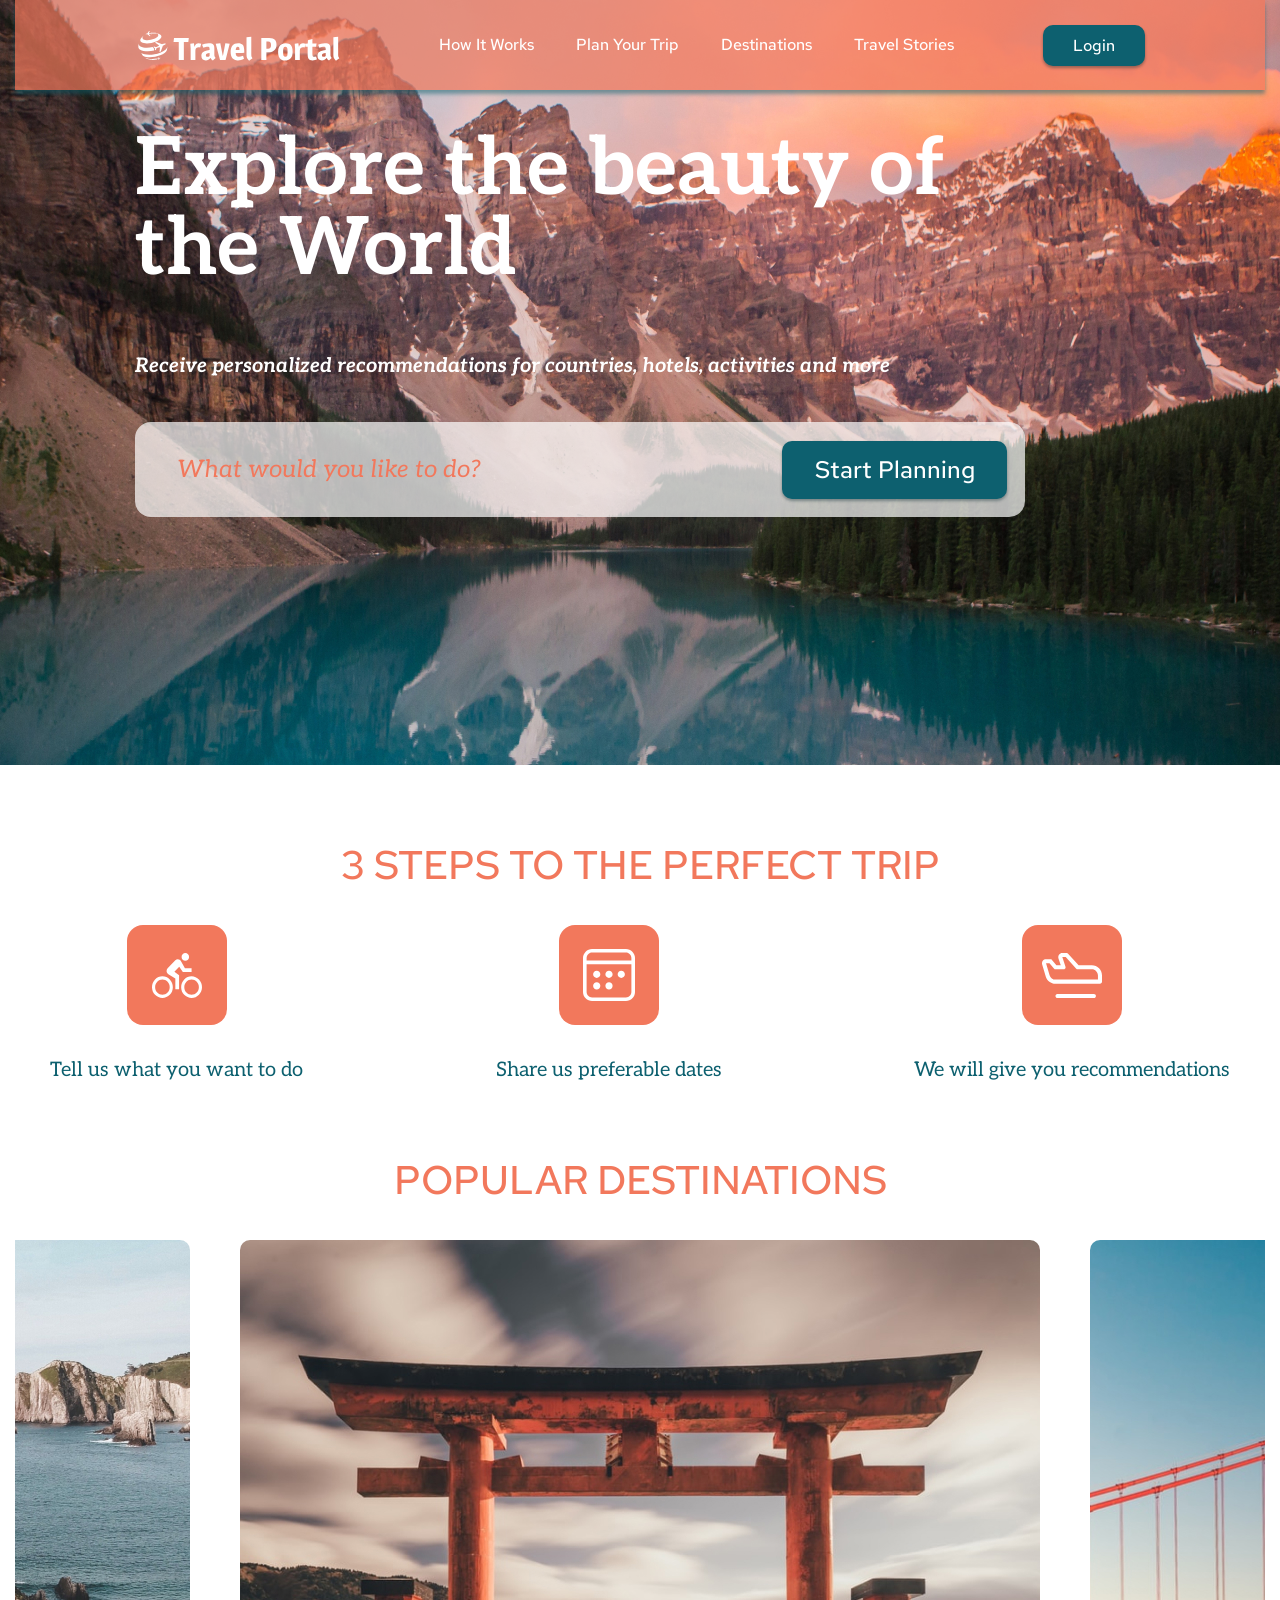
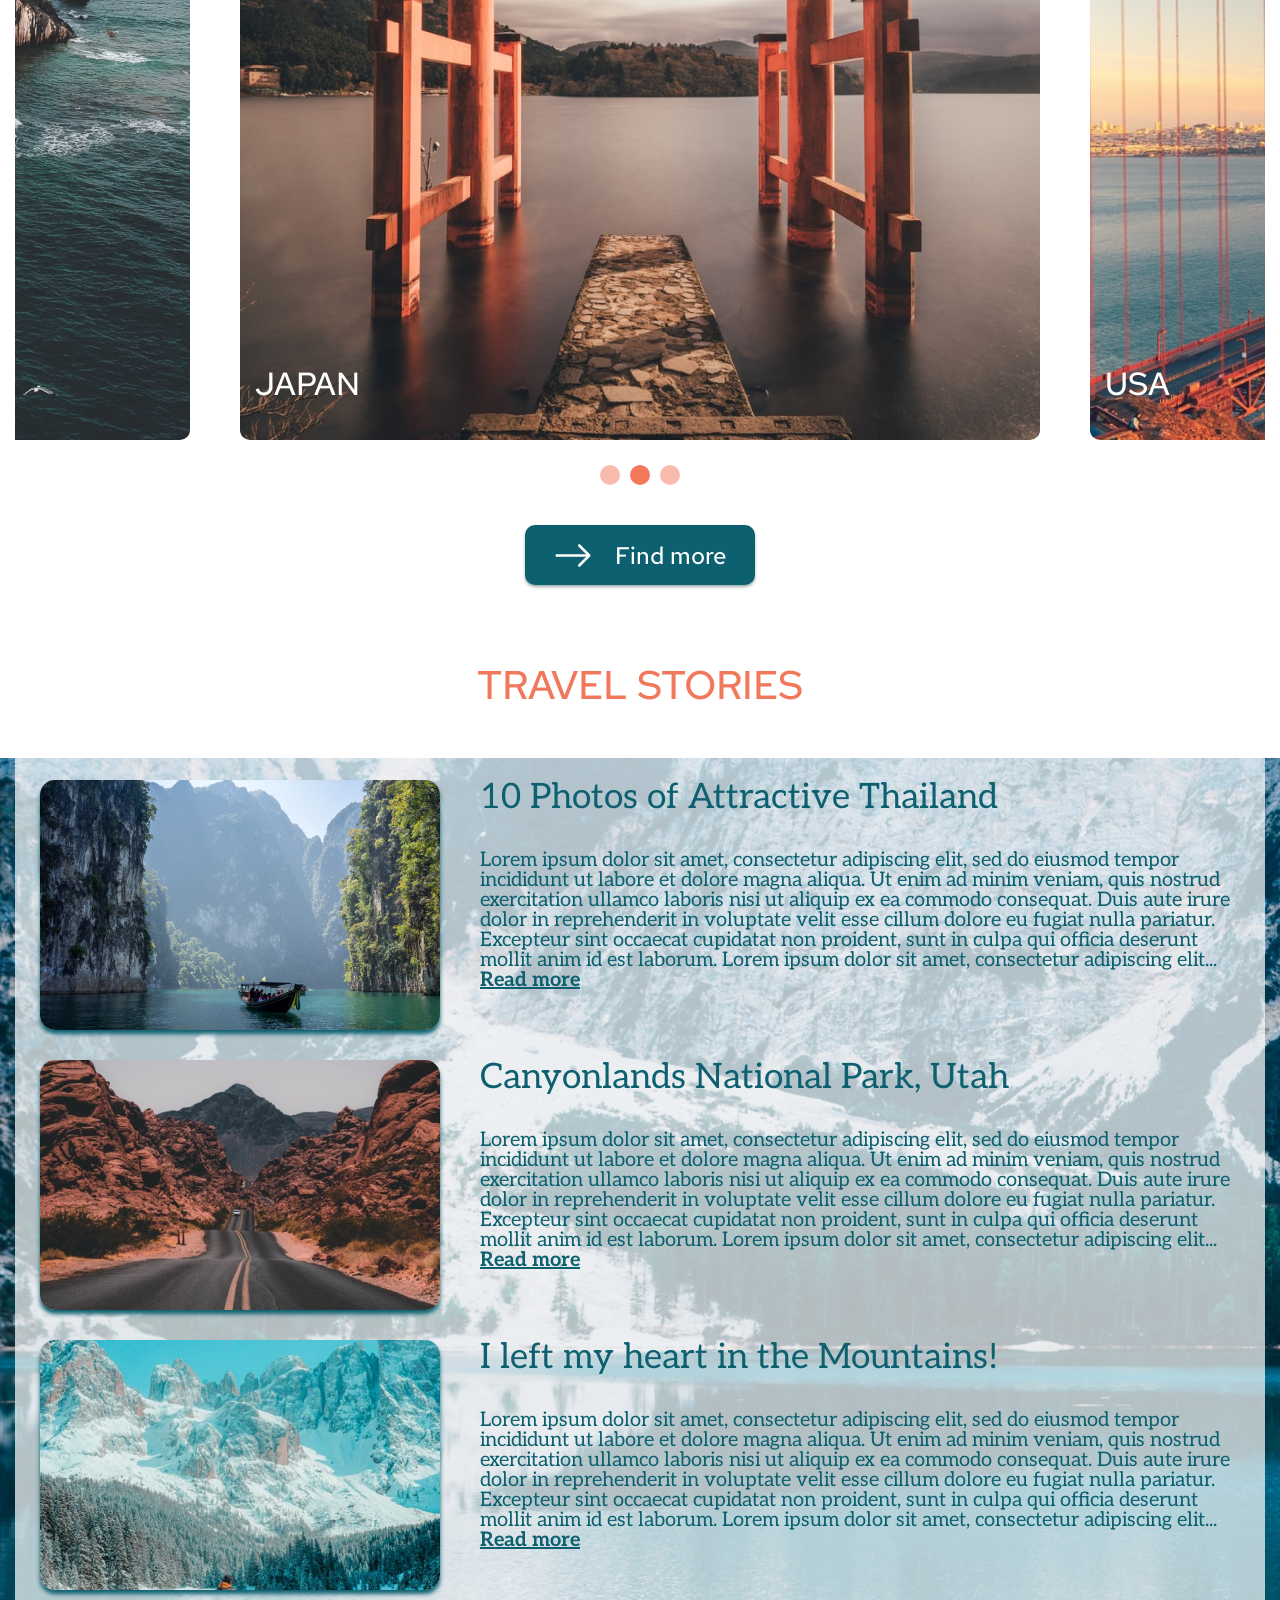
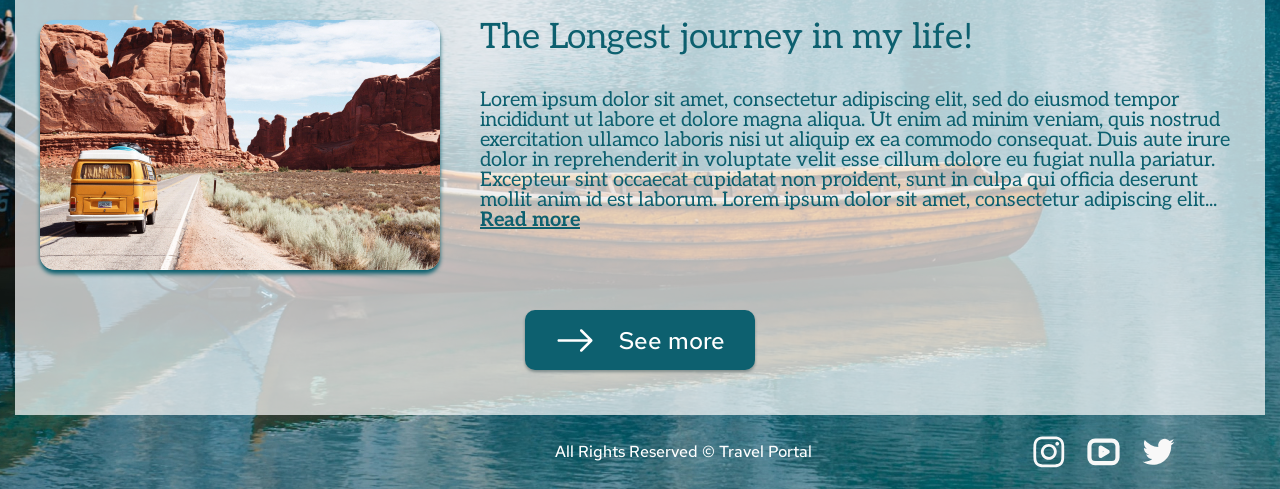
<file: travel/index.html>
<!DOCTYPE html>
<html lang="zxx">
<head>
    <meta charset="UTF-8">
    <meta http-equiv="X-UA-Compatible" content="IE=edge">
    <meta name="viewport" content="width=device-width, initial-scale=1.0">
    <link rel="stylesheet" href="./style.css">
    <link href="https://fonts.googleapis.com/css?family=Aleo:regular,italic,700,700italic&display=swap" rel="stylesheet" />
    <link href="https://fonts.googleapis.com/css?family=Red+Hat+Text:regular,500,600&display=swap" rel="stylesheet" />
    <link rel="icon" type="image/x-icon" href="./img/favicon.ico">
    <script src="index.js"></script>
    <title>Travel Portal</title>
</head>
<body>
    <div class="wrapper">
    <header class="header">
        <div class="container">
            <div id="nav-row">
                <div id="logo">
                    <a href="#nav-row"><img class="logo-img" src="./img/logo.svg" alt="logo"></a>
                </div>

                <nav class="nav">
                    <ul class="nav-list">
                        <li><a class="nav-link" href="#preview">How It Works</a></li>
                        <li><a class="nav-link" href="#steps">Plan Your Trip</a></li>
                        <li><a class="nav-link" href="#destinations">Destinations</a></li>
                        <li><a class="nav-link" href="#stories">Travel Stories</a></li>
                    </ul>
                </nav>

                <div id="login-button">
                    <button id="button-login">Login</button>
                </div>
            </div>
        </div>
    </header>

    <main>
        <div class="container">
            <section id="preview">
                <div id="preview-content">
                    <h1>Explore the beauty of the World</h1>
                    <p id="preview-subheader">Receive personalized recommendations for countries, hotels, activities and more</p>
                    <div id="form-question">
                        <input id="preview-search-input" placeholder="What would you like to do?">
                        <button type="submit" id="button-submit">Start Planning</button>
                    </div>
                </div>
            </section>

            <section id="steps">
                <h2 class="section-header">3 STEPS TO THE PERFECT TRIP</h2>
                <div id="step-items">
                    <div class="step-item">
                        <img src="./img/steps/bike.svg" alt="bike" class="step-img">
                        <p class="small-text">Tell us what you want to do</p>
                    </div>
                    <div class="step-item">
                        <img src="./img/steps/calendar.svg" alt="calendar" class="step-img">
                        <p class="small-text">Share us preferable dates</p>
                    </div>
                    <div class="step-item">
                        <img src="./img/steps/plane.svg" alt="plane" class="step-img">
                        <p class="small-text">We will give you recommendations</p>
                    </div>
                </div>
            </section>

            <section id="destinations">
                <h2 class="section-header">POPULAR DESTINATIONS</h2>

                <div id="destination-items">
                    <div class="destination-item">
                        <div class="country" style="background-image: url('./img/destinations/spain.jpg');">
                            <span class="country-name">spain</span>
                        </div>
                    </div>
                    <div class="destination-item">
                        <div class="country" style="background-image: url('./img/destinations/japan.jpg');">
                            <span class="country-name">japan</span>
                        </div>
                    </div>
                    <div class="destination-item">
                        <div class="country" style="background-image: url('./img/destinations/usa.png');">
                            <span class="country-name">usa</span>
                        </div>
                    </div>
                </div>
                <div id="carousel-controls">
                    <img src="./img/destinations/carousel.svg" alt="carousel">
                </div>
                <div id="destinations-button">
                    <button class="buttons-with-arrow">
                        <img src="./img/arrow.svg" alt="arrow">
                        Find more
                    </button>
                </div>
            </section>

            <section id="stories">
                <h2 class="section-header">TRAVEL STORIES</h2>
                <div id="stories-container">
                    <div id="story-items">
                        <div class="story-item">
                            <img class="story-image" src="./img/stories/thailand.jpg" alt="thailand">
                            <div class="story-content">
                                <h3>10 Photos of Attractive Thailand</h3>
                                <p class="small-text">
                                    Lorem ipsum dolor sit amet, consectetur adipiscing elit, sed do eiusmod tempor 
                                    incididunt ut labore et dolore magna aliqua. Ut enim ad minim veniam, quis nostrud 
                                    exercitation ullamco laboris nisi ut aliquip ex ea commodo consequat. 
                                    Duis aute irure dolor in reprehenderit in voluptate velit esse cillum dolore eu 
                                    fugiat nulla pariatur. Excepteur sint occaecat cupidatat non proident, 
                                    sunt in culpa qui officia deserunt mollit anim id est laborum.
                                    Lorem ipsum dolor sit amet, consectetur adipiscing elit...
                                </p>
                                <a href="#" class="more">Read more</a>
                            </div>
                        </div>
    
                        <div class="story-item">
                            <img class="story-image" src="./img/stories/utan.jpg" alt="utah">
                            <div class="story-content">
                                <h3>Canyonlands National Park, Utah</h3>
                                <p class="small-text">
                                    Lorem ipsum dolor sit amet, consectetur adipiscing elit, sed do eiusmod tempor 
                                    incididunt ut labore et dolore magna aliqua. Ut enim ad minim veniam, quis nostrud 
                                    exercitation ullamco laboris nisi ut aliquip ex ea commodo consequat. 
                                    Duis aute irure dolor in reprehenderit in voluptate velit esse cillum dolore eu 
                                    fugiat nulla pariatur. Excepteur sint occaecat cupidatat non proident, 
                                    sunt in culpa qui officia deserunt mollit anim id est laborum.
                                    Lorem ipsum dolor sit amet, consectetur adipiscing elit...
                                </p>
                                <a href="#" class="more">Read more</a>
                            </div>
                        </div>
    
                        <div class="story-item">
                            <img class="story-image" src="./img/stories/mountains.jpg" alt="mountains">
                            <div class="story-content">
                                <h3>I left my heart in the Mountains!</h3>
                                <p class="small-text">
                                    Lorem ipsum dolor sit amet, consectetur adipiscing elit, sed do eiusmod tempor 
                                    incididunt ut labore et dolore magna aliqua. Ut enim ad minim veniam, quis nostrud 
                                    exercitation ullamco laboris nisi ut aliquip ex ea commodo consequat. 
                                    Duis aute irure dolor in reprehenderit in voluptate velit esse cillum dolore eu 
                                    fugiat nulla pariatur. Excepteur sint occaecat cupidatat non proident, 
                                    sunt in culpa qui officia deserunt mollit anim id est laborum.
                                    Lorem ipsum dolor sit amet, consectetur adipiscing elit...
                                </p>
                                <a href="#" class="more">Read more</a>
                            </div>
                        </div>
    
                        <div class="story-item">
                            <img class="story-image" src="./img/stories/longest-journey.jpg" alt="journey">
                            <div class="story-content">
                                <h3>The Longest journey in my life!</h3>
                                <p class="small-text">
                                    Lorem ipsum dolor sit amet, consectetur adipiscing elit, sed do eiusmod tempor 
                                    incididunt ut labore et dolore magna aliqua. Ut enim ad minim veniam, quis nostrud 
                                    exercitation ullamco laboris nisi ut aliquip ex ea commodo consequat. 
                                    Duis aute irure dolor in reprehenderit in voluptate velit esse cillum dolore eu 
                                    fugiat nulla pariatur. Excepteur sint occaecat cupidatat non proident, 
                                    sunt in culpa qui officia deserunt mollit anim id est laborum.
                                    Lorem ipsum dolor sit amet, consectetur adipiscing elit...
                                </p>
                                <a href="#" class="more">Read more</a>
                            </div>
                        </div>
    
                        <div id="button-see-more">
                            <button class="buttons-with-arrow"><img src="./img/arrow.svg" alt="arrow">See more</button>
                        </div>
                    </div>
                </div>
            </section>
        </div>
    </main>

    <footer>
        <div class="container">
            <div id="footer-block">
                <p id="copy">All Rights Reserved © Travel Portal</p>
                <ul id="social">
                    <li><a href="https://rs.school/js-stage0/"><img src="./img/icons/instagram.svg" alt="inst"></a></li>
                    <li><a href="https://github.com/akrukovskaya"><img src="./img/icons/video.svg" alt="youtube"></a></li>
                    <li><a href="https://rs.school/index.html"><img src="./img/icons/twitter.svg" alt="twit"></a></li>
                </ul>
            </div>
        </div>
    </footer>
    </div>
</body>
</html>
</file>
<file: travel/style.css>
html {
    box-sizing: border-box;
    width: 1440;
    scroll-behavior: smooth;
}

.wrapper {
    min-height: 100%;
    overflow: hidden;
    display: flex;
    flex-direction: column;
}

img {
    vertical-align: top;
}

a {
    text-decoration: none;
    transition: 0.4s;
}

a:visited {
    color: #FFFFFF;
}

a:hover {
    color: #0D606F;
}

body {
    height: 100%;
    line-height: 1;
    font-family: Aleo;
    font-size: 20px;
    margin: 0;
    padding: 0;
    display: flex;
    flex-direction: column;
    background-image: url("./img/top-background.jpg"),
                      url("./img/bottom-background.jpg");
    background-repeat: no-repeat, no-repeat;
    background-position: top, bottom;
}

header, main, footer {
    margin: 0;
    padding: 0;
}

section {
    margin-bottom: 80px;
}

p {
    margin: 0;
    padding: 0;
}

h1 {
    font-size: 80px;
    font-weight: 700;
    color: #FFFFFF;
    margin-top: 0;
}

h2 {
    font-size: 40px;
    font-weight: 500;
    font-family: "Red Hat Text";
    color: #F2785C;
}

h3 {
    font-size: 35px;
    font-weight: 400;
    color: #0D606F;
    margin-top: 0;
}

li {
    list-style: none;
}

button {
    background-color: #0D606F;
    border-style: none;
    border-radius: 10px;
    box-shadow: 0px 2px 3px 0px #0D606F29, 0px 2px 3px 0px #00000040;
}

#nav-row {
    display: flex;
    flex-direction: row;
    justify-content: space-between;
    align-items: center;
    height: 90px;
    padding: 0px 120px;
    background-color: rgba(242, 120, 92, 0.7);
    box-shadow: 0px 4px 4px 0px #0D606F80;
}

.nav-list {
    display: flex;
    justify-content: center;
    align-items: center;
}

.nav-list > li {
    padding-right: 42px;
    font-size: 16px;
    font-weight: 500;
    font-family: "Red Hat Text";
    color: #FFFFFF;

}

.nav-link {
    color: #FFFFFF;
}

#button-login {
    padding: 10px 30px;
    font-size: 16px;
    font-weight: 500;
    font-family: "Red Hat Text";
    color: #FFFFFF;
}

#login-button {
    justify-content: flex-end;
}

button:hover {
    background: rgba(58, 121, 153, 0.9);
    color: #0D606F;
   }

.buttons-with-arrow:hover {
    color: #FFFFFF;
}

#button-submit {
    padding: 13.5px 32.5px;
    font-size: 24px;
    font-weight: 500;
    font-family: "Red Hat Text";
    color: #FFFFFF;
    margin-right: 18px;
   }

.buttons-with-arrow {
    color: #FFFFFF;
    font-size: 24px;
    font-weight: 500;
    font-family: "Red Hat Text";
    width: 230px;
    height: 60px;
    display: flex;
    align-items: center;
    justify-content: space-evenly;
}

#button-see-more {
    display: flex;
    justify-content: center;
    margin: 40px 0;
}

.small-text {
    font-weight: 400;
    font-size: 20px;
    color: #0D606F;
}

.container {
    max-width: 1440px;
    margin: 0 auto;
    padding: 0px 15px;
}

.logo-img {
    width: 216px;
    height: 31px;
}


#preview {
    height: 675px;
}

#preview-content {
    width: 890px;
    padding: 40px 0 0 120px;
}

#preview-subheader {
    margin-bottom: 46px;
    font-size: 20px;
    font-weight: 700;
    font-style: italic;
    color: #FFFFFF;
}

#form-question {
    display: flex;
    width: 100%;
    height: 95px;
    background-color: #FFFFFFB2;
    border-radius: 16px;
    justify-content: space-between;
    align-items: center;
}

#preview-search-input {
    font-family: Aleo;
    font-style: italic;
    font-weight: 400;
    font-size: 24px;
    line-height: 29px;
    border: 0px;
    background-color: transparent;
    margin-left: 40px;
    width: 600px;
}

#preview-search-input:focus {
    outline: none;
}

#preview-search-input::placeholder {
    color: #F2785C;
}

#steps {
    display: flex;
    flex-direction: column;
    justify-content: center;
}

#step-items {
    display: flex;
    justify-content: space-between;
    width: 1180px;
    height: 155px;
    margin: auto;
}

.step-item {
    display: flex;
    flex-direction: column;
    justify-content: space-between;
    align-items: center;
}

.step-img {
    width: 100px;
    height: 100px;
}

.section-header {
    display: flex;
    justify-content: center;
    margin: 0 0 40px 0;
}

#destination-items {
    display: flex;
    justify-content: center;
    overflow: hidden;
}

.destination-item {
    margin: 0 25px;
}

#carousel-controls {
    display: flex;
    justify-content: center;
    margin: 25px 0 40px 0;
}

#destinations-button {
    display: flex;
    justify-content: center;
}

.country {
    display: flex;
    flex-direction: column;
    justify-content: flex-end;
    width: 800px;
    height: 800px;
    border-radius: 10px;
}

.country-name {
    font-family: "Red Hat Text";
    font-size: 32px;
    font-weight: 500;
    color: #FFFFFF;
    text-transform: uppercase;
    margin: 0px 0px 40px 15px;
}

#stories {
    margin-bottom: 0;
}

#stories-container{
    display: flex;
    flex-direction: column;
    justify-content: center;
    align-items: center;
    height: 1270px;
    background-color: rgba(255, 255, 255, 0.7);
}

#story-items {
    width: 1200px;
}

.story-item {
    display: flex;
    justify-content: center;
    margin: 30px 0;
}

.story-image {
    width: 400px;
    height: 250px;
    border-radius: 15px;
    margin-right: 40px;
    box-shadow: 0px 4px 4px 0px #0D606F;
}

#social {
    display: flex;
    flex-direction: row;
    gap: 20px;
    justify-content: flex-end;
    align-items: center;
}

.more {
    font-weight: 700;
    font-size: 20px;
    color: #0D606F;
    text-decoration: underline;
}

.more:visited {
    color: #0D606F;
}

.more:hover {
    color: #F2785C;
}

li, button {
    cursor: pointer;
}

#copy {
    font-family: "Red Hat Text";
    font-style: normal;
    font-weight: 500;
    font-size: 16px;
    color: #FFFFFF; 
}

#footer-block {
    display: flex;
    justify-content: space-around;
    align-items: center;
    margin-left: 450px;
}
</file>
